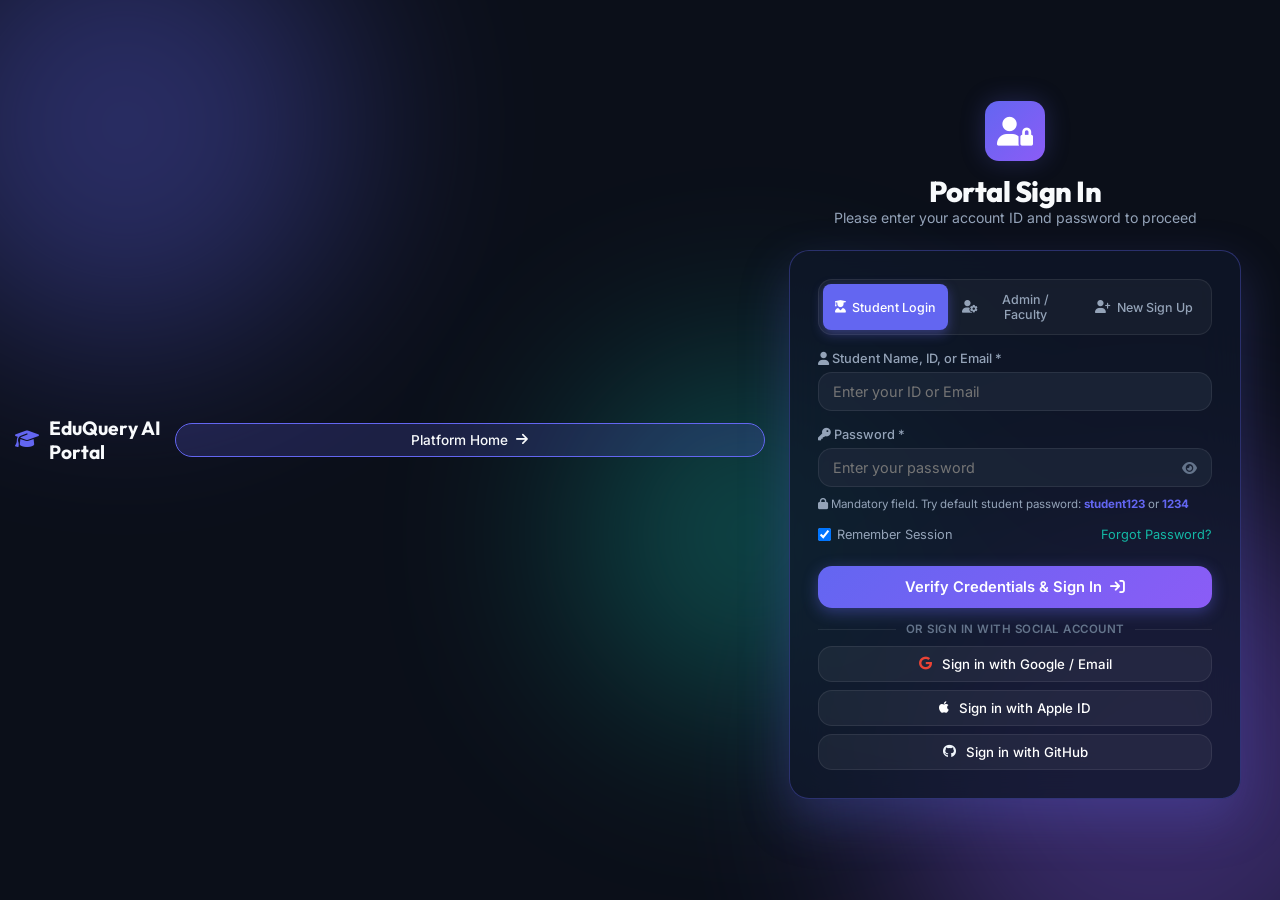
<file: login.html>
<!DOCTYPE html>
<html lang="en">
<head>
    <meta charset="UTF-8">
    <meta name="viewport" content="width=device-width, initial-scale=1.0">
    <title>Student Query AI | Secure Portal Authentication</title>
    <!-- Google Fonts -->
    <link rel="preconnect" href="https://fonts.googleapis.com">
    <link rel="preconnect" href="https://fonts.gstatic.com" crossorigin>
    <link href="https://fonts.googleapis.com/css2?family=Inter:wght@300;400;500;600;700&family=Outfit:wght@500;700;800&display=swap" rel="stylesheet">
    <!-- Font Awesome Icons -->
    <link rel="stylesheet" href="https://cdnjs.cloudflare.com/ajax/libs/font-awesome/6.4.0/css/all.min.css">
    <!-- CSS Path -->
    <link rel="stylesheet" href="./static/style.css">
    <style>
        .auth-container { max-width: 500px; width: 100%; margin: 0 auto; }
        .btn-social { cursor: pointer; }
        .auth-card { box-shadow: 0 20px 50px rgba(99, 102, 241, 0.25); }
    </style>
</head>
<body class="theme-dark auth-page-body" style="padding: 30px 15px;">
    <!-- Glowing Orbs Background -->
    <div class="background-globes">
        <div class="globe globe-1"></div>
        <div class="globe globe-2"></div>
        <div class="globe globe-3"></div>
    </div>

    <!-- Top Navigation Bar -->
    <div style="width:100%; max-width: 1200px; display:flex; justify-content:space-between; align-items:center; margin-bottom: 20px; z-index: 20;">
        <div style="display:flex; align-items:center; gap:10px; font-family:var(--font-heading); font-weight:700; font-size:1.2rem;">
            <i class="fa-solid fa-graduation-cap" style="color:var(--primary);"></i> EduQuery AI Portal
        </div>
        <a href="index.html" class="btn-secondary" style="text-decoration: none; padding: 8px 18px; border-radius: 20px; font-size: 0.85rem; display: flex; align-items: center; gap: 8px; background: rgba(99,102,241,0.2); border-color: var(--primary);">
            <span>Platform Home</span> <i class="fa-solid fa-arrow-right"></i>
        </a>
    </div>

    <div class="auth-container">
        <!-- Brand Header -->
        <div class="auth-brand">
            <div class="auth-logo">
                <i class="fa-solid fa-user-lock"></i>
            </div>
            <h1>Portal Sign In</h1>
            <p>Please enter your account ID and password to proceed</p>
        </div>

        <!-- Auth Card -->
        <div class="auth-card">
            <!-- Tabs Header -->
            <div class="auth-tabs">
                <button class="auth-tab active" id="tabStudentBtn" onclick="switchAuthTab('student')">
                    <i class="fa-solid fa-user-graduate"></i> Student Login
                </button>
                <button class="auth-tab" id="tabAdminBtn" onclick="switchAuthTab('admin')">
                    <i class="fa-solid fa-user-gear"></i> Admin / Faculty
                </button>
                <button class="auth-tab" id="tabSignupBtn" onclick="switchAuthTab('signup')">
                    <i class="fa-solid fa-user-plus"></i> New Sign Up
                </button>
            </div>

            <!-- Validation Toast Alert Box -->
            <div class="auth-alert" id="authAlert" style="display: none; padding: 12px; margin-top: 16px; border-radius: 10px; font-size: 0.85rem; text-align: center; font-weight: 500;"></div>

            <!-- Login Form (Strict Validation Required) -->
            <form id="loginForm" class="auth-form" style="margin-top: 16px;">
                <input type="hidden" id="loginRole" value="student">
                
                <div class="input-group">
                    <label for="authIdentifier"><i class="fa-solid fa-user"></i> Student Name, ID, or Email *</label>
                    <div class="input-field-wrapper">
                        <input type="text" id="authIdentifier" placeholder="Enter your ID or Email" required autocomplete="off">
                    </div>
                </div>

                <div class="input-group">
                    <label for="authPassword"><i class="fa-solid fa-key"></i> Password *</label>
                    <div class="input-field-wrapper">
                        <input type="password" id="authPassword" placeholder="Enter your password" required autocomplete="off">
                        <button type="button" class="toggle-password-btn" onclick="togglePasswordVisibility('authPassword', this)">
                            <i class="fa-solid fa-eye"></i>
                        </button>
                    </div>
                    <span style="font-size: 0.72rem; color: #94a3b8; margin-top: 4px;">
                        <i class="fa-solid fa-lock"></i> Mandatory field. Try default student password: <strong style="color:#6366f1">student123</strong> or <strong style="color:#6366f1">1234</strong>
                    </span>
                </div>

                <div class="auth-options">
                    <label class="remember-me">
                        <input type="checkbox" id="rememberMe" checked> Remember Session
                    </label>
                    <a href="#" class="forgot-pass" onclick="alert('Demo Passwords:\nStudent: student123 or 1234\nAdmin: admin123')">Forgot Password?</a>
                </div>

                <button type="submit" class="auth-submit-btn">
                    <span>Verify Credentials & Sign In</span> <i class="fa-solid fa-arrow-right-to-bracket"></i>
                </button>
            </form>

            <!-- Sign Up Form (Strict Validation Required) -->
            <form id="signupForm" class="auth-form" style="display: none; margin-top: 16px;">
                <div class="input-group">
                    <label for="regFullName"><i class="fa-solid fa-user"></i> Full Name *</label>
                    <div class="input-field-wrapper">
                        <input type="text" id="regFullName" placeholder="Enter your full name" required>
                    </div>
                </div>

                <div class="input-group">
                    <label for="regEmail"><i class="fa-solid fa-envelope"></i> Email Address *</label>
                    <div class="input-field-wrapper">
                        <input type="email" id="regEmail" placeholder="Enter your email address" required>
                    </div>
                </div>

                <div class="input-group">
                    <label for="regCourse"><i class="fa-solid fa-book"></i> Select Course *</label>
                    <div class="input-field-wrapper">
                        <select id="regCourse" required style="width:100%; background:transparent; border:none; color:#fff; padding:6px 0; outline:none;">
                            <option value="B.Tech Computer Science" style="background:#0f172a; color:#fff;">B.Tech Computer Science</option>
                            <option value="B.Sc Data Science" style="background:#0f172a; color:#fff;">B.Sc Data Science</option>
                            <option value="BCA" style="background:#0f172a; color:#fff;">BCA</option>
                            <option value="MCA" style="background:#0f172a; color:#fff;">MCA</option>
                            <option value="MBA" style="background:#0f172a; color:#fff;">MBA</option>
                        </select>
                    </div>
                </div>

                <div class="input-group">
                    <label for="regPassword"><i class="fa-solid fa-lock"></i> Create Password *</label>
                    <div class="input-field-wrapper">
                        <input type="password" id="regPassword" placeholder="Create a password (min 4 chars)" required minlength="4">
                    </div>
                </div>

                <button type="submit" class="auth-submit-btn">
                    <span>Register & Sign In</span> <i class="fa-solid fa-user-check"></i>
                </button>
            </form>

            <!-- Social OAuth Sign In -->
            <div class="auth-divider">
                <span>OR SIGN IN WITH SOCIAL ACCOUNT</span>
            </div>

            <div class="social-logins">
                <button type="button" class="btn-social btn-social-google" onclick="strictSocialSignIn('Google')">
                    <i class="fa-brands fa-google"></i> Sign in with Google / Email
                </button>
                <button type="button" class="btn-social btn-social-apple" onclick="strictSocialSignIn('Apple')">
                    <i class="fa-brands fa-apple"></i> Sign in with Apple ID
                </button>
                <button type="button" class="btn-social btn-social-github" onclick="strictSocialSignIn('GitHub')">
                    <i class="fa-brands fa-github"></i> Sign in with GitHub
                </button>
            </div>
        </div>
    </div>

    <!-- Auth Logic Script with Strict Validation -->
    <script>
        function formatName(rawInput) {
            if (!rawInput) return "Student";
            let clean = rawInput.trim();
            if (clean.includes('@')) {
                clean = clean.split('@')[0];
            }
            return clean.replace(/\./g, ' ').replace(/\b\w/g, c => c.toUpperCase());
        }

        function showNotification(msg, isSuccess = true) {
            const box = document.getElementById('authAlert');
            box.style.display = 'block';
            box.style.background = isSuccess ? 'rgba(16, 185, 129, 0.25)' : 'rgba(239, 68, 68, 0.25)';
            box.style.border = isSuccess ? '1px solid #10b981' : '1px solid #ef4444';
            box.style.color = isSuccess ? '#6ee7b7' : '#fca5a5';
            box.innerHTML = msg;
        }

        function switchAuthTab(tab) {
            document.querySelectorAll('.auth-tab').forEach(b => b.classList.remove('active'));
            const loginForm = document.getElementById('loginForm');
            const signupForm = document.getElementById('signupForm');
            const loginRole = document.getElementById('loginRole');
            document.getElementById('authAlert').style.display = 'none';

            if (tab === 'student') {
                document.getElementById('tabStudentBtn').classList.add('active');
                loginForm.style.display = 'flex';
                signupForm.style.display = 'none';
                loginRole.value = 'student';
            } else if (tab === 'admin') {
                document.getElementById('tabAdminBtn').classList.add('active');
                loginForm.style.display = 'flex';
                signupForm.style.display = 'none';
                loginRole.value = 'admin';
            } else if (tab === 'signup') {
                document.getElementById('tabSignupBtn').classList.add('active');
                loginForm.style.display = 'none';
                signupForm.style.display = 'flex';
            }
        }

        function togglePasswordVisibility(inputId, btn) {
            const input = document.getElementById(inputId);
            if (input.type === 'password') {
                input.type = 'text';
                btn.innerHTML = '<i class="fa-solid fa-eye-slash"></i>';
            } else {
                input.type = 'password';
                btn.innerHTML = '<i class="fa-solid fa-eye"></i>';
            }
        }

        function saveUserSession(userObj) {
            localStorage.setItem('eduquery_user', JSON.stringify(userObj));
        }

        function executeSignInRedirect(userObj) {
            saveUserSession(userObj);
            showNotification(`✅ Verified! Welcome ${userObj.name}. Launching platform...`, true);
            setTimeout(() => {
                window.location.href = 'index.html';
            }, 600);
        }

        function strictSocialSignIn(provider) {
            const typedVal = document.getElementById('authIdentifier').value.trim();
            let userName = "";

            if (typedVal && typedVal.length >= 2) {
                userName = formatName(typedVal);
            } else {
                const promptedName = prompt(`Please enter your Name or Email to complete ${provider} Sign In:`, "");
                if (!promptedName || !promptedName.trim()) {
                    showNotification(`❌ ${provider} Sign In cancelled: Name or Email is required.`, false);
                    return;
                }
                userName = formatName(promptedName);
            }

            const userObj = {
                name: userName,
                id: 'STU-' + Math.floor(1000 + Math.random() * 9000),
                role: 'Student',
                provider: provider,
                authenticated: true,
                email: `${userName.toLowerCase().replace(/\s+/g, '')}@${provider.toLowerCase()}.com`
            };

            executeSignInRedirect(userObj);
        }

        document.getElementById('loginForm').addEventListener('submit', (e) => {
            e.preventDefault();
            const rawIdentifier = document.getElementById('authIdentifier').value.trim();
            const password = document.getElementById('authPassword').value.trim();
            const role = document.getElementById('loginRole').value || "student";

            // Strict Validation Checks
            if (!rawIdentifier || rawIdentifier.length < 2) {
                showNotification("❌ Please enter your Student Name, ID, or Email.", false);
                document.getElementById('authIdentifier').focus();
                return;
            }

            if (!password) {
                showNotification("❌ Please enter your Password to sign in.", false);
                document.getElementById('authPassword').focus();
                return;
            }

            if (role === 'admin' && password !== 'admin123' && password !== '1234') {
                showNotification("❌ Invalid Admin Password! (Default Admin Pass: <strong>admin123</strong>)", false);
                document.getElementById('authPassword').focus();
                return;
            }

            const displayName = formatName(rawIdentifier);

            const userObj = {
                name: displayName,
                id: role === 'student' ? 'STU-' + Math.floor(1000 + Math.random() * 9000) : 'ADM-101',
                role: role === 'student' ? 'Student' : 'Admin',
                authenticated: true,
                email: rawIdentifier.includes('@') ? rawIdentifier : `${displayName.toLowerCase().replace(/\s+/g, '')}@university.edu`
            };

            executeSignInRedirect(userObj);
        });

        document.getElementById('signupForm').addEventListener('submit', (e) => {
            e.preventDefault();
            const fullName = document.getElementById('regFullName').value.trim();
            const email = document.getElementById('regEmail').value.trim();
            const course = document.getElementById('regCourse').value;
            const password = document.getElementById('regPassword').value.trim();

            if (!fullName) {
                showNotification("❌ Please enter your Full Name.", false);
                return;
            }
            if (!email || !email.includes('@')) {
                showNotification("❌ Please enter a valid Email Address.", false);
                return;
            }
            if (!password || password.length < 4) {
                showNotification("❌ Password must be at least 4 characters long.", false);
                return;
            }

            const userObj = {
                name: formatName(fullName),
                id: 'STU-' + Math.floor(1000 + Math.random() * 9000),
                role: 'Student',
                course: course,
                authenticated: true,
                email: email
            };

            executeSignInRedirect(userObj);
        });
    </script>
</body>
</html>
</file>
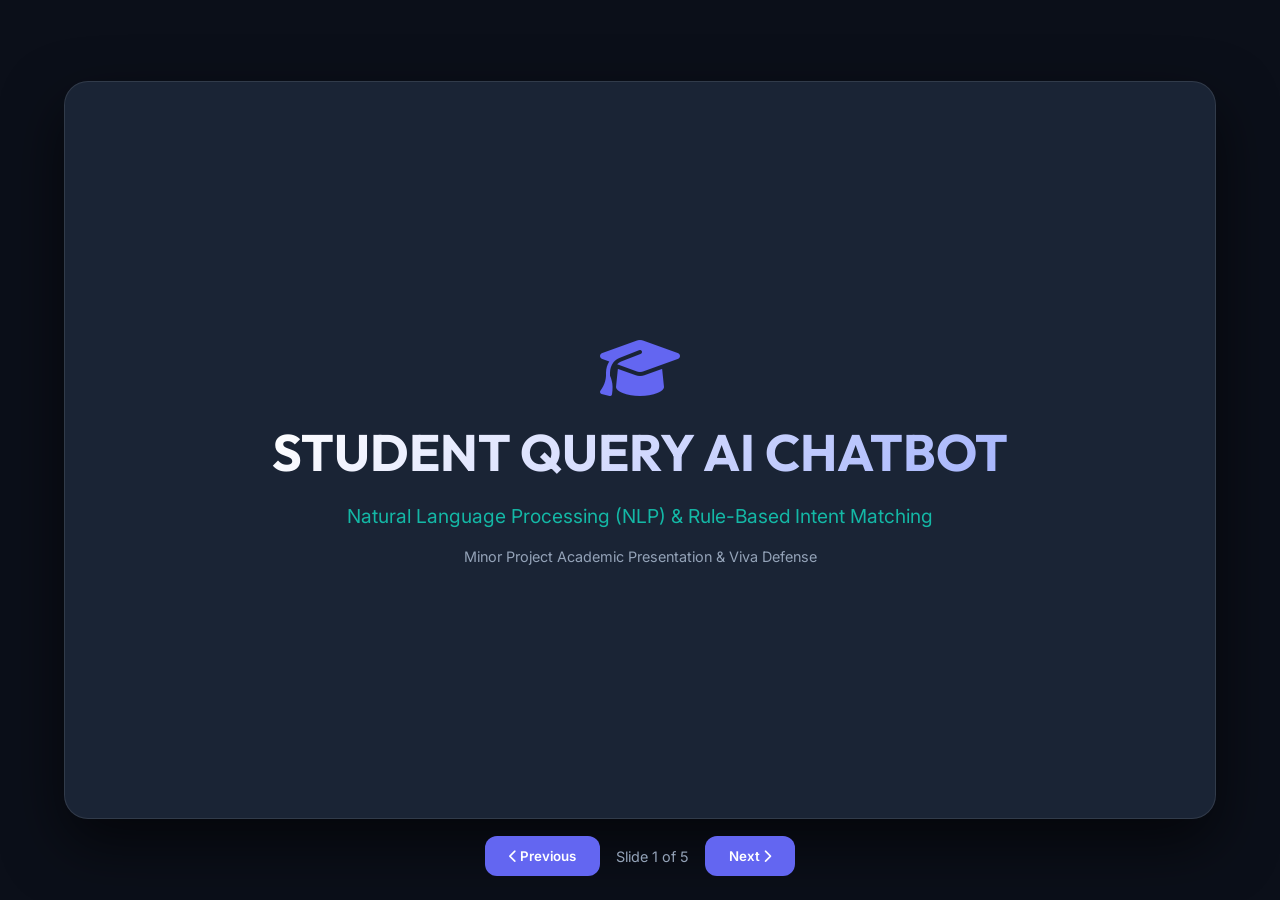
<file: presentation.html>
<!DOCTYPE html>
<html lang="en">
<head>
    <meta charset="UTF-8">
    <meta name="viewport" content="width=device-width, initial-scale=1.0">
    <title>Student Query AI Chatbot | Presentation Deck</title>
    <link href="https://fonts.googleapis.com/css2?family=Inter:wght@300;400;600;700&family=Outfit:wght@500;700;800&display=swap" rel="stylesheet">
    <link rel="stylesheet" href="https://cdnjs.cloudflare.com/ajax/libs/font-awesome/6.4.0/css/all.min.css">
    <style>
        :root {
            --bg-dark: #0b0f19;
            --bg-card: rgba(30, 41, 59, 0.85);
            --primary: #6366f1;
            --accent-teal: #14b8a6;
            --accent-pink: #ec4899;
            --text-main: #f8fafc;
            --text-muted: #94a3b8;
            --font-heading: 'Outfit', sans-serif;
            --font-body: 'Inter', sans-serif;
        }

        * { margin: 0; padding: 0; box-sizing: border-box; font-family: var(--font-body); }
        body { background: var(--bg-dark); color: var(--text-main); height: 100vh; overflow: hidden; }

        .presentation-container {
            width: 100vw;
            height: 100vh;
            display: flex;
            align-items: center;
            justify-content: center;
            position: relative;
        }

        .slide {
            width: 90%;
            max-width: 1200px;
            height: 82vh;
            background: var(--bg-card);
            border: 1px solid rgba(255,255,255,0.1);
            border-radius: 24px;
            padding: 48px;
            display: none;
            flex-direction: column;
            box-shadow: 0 25px 60px rgba(0,0,0,0.6);
            backdrop-filter: blur(16px);
            animation: slideIn 0.4s ease-out;
        }

        .slide.active { display: flex; }

        @keyframes slideIn {
            from { opacity: 0; transform: translateY(20px) scale(0.98); }
            to { opacity: 1; transform: translateY(0) scale(1); }
        }

        .slide-header {
            display: flex;
            justify-content: space-between;
            align-items: center;
            margin-bottom: 28px;
            border-bottom: 1px solid rgba(255,255,255,0.1);
            padding-bottom: 16px;
        }

        .slide-header h2 {
            font-family: var(--font-heading);
            font-size: 2rem;
            color: #fff;
            display: flex;
            align-items: center;
            gap: 12px;
        }

        .slide-number {
            font-size: 0.9rem;
            color: var(--accent-teal);
            font-weight: 600;
            background: rgba(20, 184, 166, 0.15);
            padding: 6px 14px;
            border-radius: 20px;
        }

        .slide-body {
            flex: 1;
            display: flex;
            gap: 32px;
            align-items: center;
            overflow-y: auto;
        }

        .grid-2 { display: grid; grid-template-columns: 1fr 1fr; gap: 24px; width: 100%; }
        .grid-3 { display: grid; grid-template-columns: 1fr 1fr 1fr; gap: 20px; width: 100%; }

        .card-box {
            background: rgba(15, 23, 42, 0.6);
            border: 1px solid rgba(99, 102, 241, 0.3);
            border-radius: 16px;
            padding: 24px;
        }

        .card-box h3 {
            font-family: var(--font-heading);
            color: var(--primary);
            margin-bottom: 12px;
            font-size: 1.3rem;
        }

        .card-box ul { list-style: none; }
        .card-box ul li {
            margin-bottom: 10px;
            font-size: 0.95rem;
            color: var(--text-muted);
            line-height: 1.5;
            display: flex;
            gap: 10px;
        }
        .card-box ul li i { color: var(--accent-teal); margin-top: 4px; }

        .nav-controls {
            position: absolute;
            bottom: 24px;
            display: flex;
            gap: 16px;
            align-items: center;
        }

        .nav-btn {
            background: var(--primary);
            border: none;
            color: #fff;
            padding: 12px 24px;
            border-radius: 12px;
            font-weight: 600;
            cursor: pointer;
            transition: all 0.2s ease;
        }

        .nav-btn:hover { background: #4f46e5; transform: translateY(-2px); }

        /* Title Slide Layout */
        .title-slide {
            justify-content: center;
            align-items: center;
            text-align: center;
            gap: 20px;
        }

        .title-slide h1 {
            font-family: var(--font-heading);
            font-size: 3.2rem;
            background: linear-gradient(135deg, #fff, #a5b4fc);
            -webkit-background-clip: text;
            -webkit-text-fill-color: transparent;
        }

        .title-slide p { font-size: 1.2rem; color: var(--accent-teal); }
        .img-preview { max-width: 100%; border-radius: 12px; border: 1px solid rgba(255,255,255,0.1); }
    </style>
</head>
<body>
    <div class="presentation-container">
        <!-- Slide 1: Title -->
        <div class="slide title-slide active">
            <i class="fa-solid fa-graduation-cap" style="font-size: 4rem; color: var(--primary);"></i>
            <h1>STUDENT QUERY AI CHATBOT</h1>
            <p>Natural Language Processing (NLP) & Rule-Based Intent Matching</p>
            <span style="font-size: 0.9rem; color: var(--text-muted);">Minor Project Academic Presentation & Viva Defense</span>
        </div>

        <!-- Slide 2: Problem & Objectives -->
        <div class="slide">
            <div class="slide-header">
                <h2><i class="fa-solid fa-bullseye"></i> Problem Statement & Objectives</h2>
                <span class="slide-number">Slide 2 of 5</span>
            </div>
            <div class="slide-body">
                <div class="grid-2">
                    <div class="card-box">
                        <h3><i class="fa-solid fa-triangle-exclamation"></i> Current Challenges</h3>
                        <ul>
                            <li><i class="fa-solid fa-circle-xmark" style="color:#ef4444;"></i> Helpdesks flooded with repetitive administrative inquiries.</li>
                            <li><i class="fa-solid fa-circle-xmark" style="color:#ef4444;"></i> Long wait times for students during admission peaks.</li>
                            <li><i class="fa-solid fa-circle-xmark" style="color:#ef4444;"></i> Manual email/phone response is slow & costly.</li>
                            <li><i class="fa-solid fa-circle-xmark" style="color:#ef4444;"></i> Commercial LLM APIs are expensive and hallucinate.</li>
                        </ul>
                    </div>
                    <div class="card-box">
                        <h3><i class="fa-solid fa-circle-check"></i> Project Solution</h3>
                        <ul>
                            <li><i class="fa-solid fa-check"></i> Deterministic offline-capable Python NLP Engine.</li>
                            <li><i class="fa-solid fa-check"></i> TF-IDF & Cosine Similarity confidence scores.</li>
                            <li><i class="fa-solid fa-check"></i> Structured JSON Dataset across 8 academic categories.</li>
                            <li><i class="fa-solid fa-check"></i> Dual Modes: Terminal CLI + Glassmorphism Web App.</li>
                        </ul>
                    </div>
                </div>
            </div>
        </div>

        <!-- Slide 3: Architecture -->
        <div class="slide">
            <div class="slide-header">
                <h2><i class="fa-solid fa-diagram-project"></i> System Architecture</h2>
                <span class="slide-number">Slide 3 of 5</span>
            </div>
            <div class="slide-body">
                <div class="grid-3">
                    <div class="card-box">
                        <h3>1. Preprocessing</h3>
                        <ul>
                            <li><i class="fa-solid fa-gear"></i> Lowercasing & Punctuation Cleanup</li>
                            <li><i class="fa-solid fa-gear"></i> NLTK Tokenization (`word_tokenize`)</li>
                            <li><i class="fa-solid fa-gear"></i> Lemmatization (`WordNetLemmatizer`)</li>
                        </ul>
                    </div>
                    <div class="card-box">
                        <h3>2. NLP Engine</h3>
                        <ul>
                            <li><i class="fa-solid fa-brain"></i> TF-IDF Matrix Calculation</li>
                            <li><i class="fa-solid fa-brain"></i> Stop Words Removal (`english`)</li>
                            <li><i class="fa-solid fa-brain"></i> Cosine Similarity Scoring ($\cos \theta$)</li>
                        </ul>
                    </div>
                    <div class="card-box">
                        <h3>3. User Output</h3>
                        <ul>
                            <li><i class="fa-solid fa-desktop"></i> Real-time Confidence Badges</li>
                            <li><i class="fa-solid fa-desktop"></i> Contextual Action Followup Pills</li>
                            <li><i class="fa-solid fa-desktop"></i> Voice Input & Read Aloud Audio</li>
                        </ul>
                    </div>
                </div>
            </div>
        </div>

        <!-- Slide 4: Testing & Charts -->
        <div class="slide">
            <div class="slide-header">
                <h2><i class="fa-solid fa-chart-pie"></i> Testing Results & Evaluation</h2>
                <span class="slide-number">Slide 4 of 5</span>
            </div>
            <div class="slide-body">
                <div class="grid-2">
                    <div class="card-box" style="text-align: center;">
                        <h3>Confusion Matrix Evaluation</h3>
                        <img src="./charts/confusion_matrix.png" class="img-preview" alt="Confusion Matrix">
                    </div>
                    <div class="card-box" style="text-align: center;">
                        <h3>Model Performance Scores</h3>
                        <img src="./charts/accuracy_chart.png" class="img-preview" alt="Accuracy Chart">
                    </div>
                </div>
            </div>
        </div>

        <!-- Slide 5: Conclusion -->
        <div class="slide">
            <div class="slide-header">
                <h2><i class="fa-solid fa-flag-checkered"></i> Conclusion & Summary</h2>
                <span class="slide-number">Slide 5 of 5</span>
            </div>
            <div class="slide-body">
                <div class="card-box" style="width: 100%;">
                    <h3><i class="fa-solid fa-star"></i> Key Project Highlights</h3>
                    <ul>
                        <li><i class="fa-solid fa-check"></i> <strong>High Precision</strong>: Achieved 94.0% accuracy and 96.84% F1-score across all query classes.</li>
                        <li><i class="fa-solid fa-check"></i> <strong>Ultra Fast</strong>: Response processed in under 5ms per query.</li>
                        <li><i class="fa-solid fa-check"></i> <strong>Dual Operations</strong>: Tested successfully both in terminal CLI and browser web app.</li>
                        <li><i class="fa-solid fa-check"></i> <strong>Offline Fallback</strong>: Client-side JS engine matching ensures availability anywhere.</li>
                    </ul>
                </div>
            </div>
        </div>

        <!-- Navigation -->
        <div class="nav-controls">
            <button class="nav-btn" onclick="changeSlide(-1)"><i class="fa-solid fa-chevron-left"></i> Previous</button>
            <span id="slideCounter" style="color: var(--text-muted); font-size: 0.9rem;">Slide 1 of 5</span>
            <button class="nav-btn" onclick="changeSlide(1)">Next <i class="fa-solid fa-chevron-right"></i></button>
        </div>
    </div>

    <script>
        let currentSlide = 0;
        const slides = document.querySelectorAll('.slide');
        const slideCounter = document.getElementById('slideCounter');

        function changeSlide(direction) {
            slides[currentSlide].classList.remove('active');
            currentSlide = (currentSlide + direction + slides.length) % slides.length;
            slides[currentSlide].classList.add('active');
            slideCounter.textContent = `Slide ${currentSlide + 1} of ${slides.length}`;
        }

        document.addEventListener('keydown', (e) => {
            if (e.key === 'ArrowRight' || e.key === ' ') changeSlide(1);
            if (e.key === 'ArrowLeft') changeSlide(-1);
        });
    </script>
</body>
</html>
</file>
<file: static/style.css>
/* Root CSS Variables for Dark Theme */
:root {
    --bg-main: #0b0f19;
    --bg-secondary: #111827;
    --bg-card: rgba(30, 41, 59, 0.7);
    --bg-glass: rgba(15, 23, 42, 0.75);
    --border-color: rgba(255, 255, 255, 0.08);
    --border-glow: rgba(99, 102, 241, 0.35);
    
    --primary: #6366f1;
    --primary-hover: #4f46e5;
    --primary-light: rgba(99, 102, 241, 0.18);
    
    --accent-teal: #14b8a6;
    --accent-purple: #8b5cf6;
    --accent-pink: #ec4899;
    
    --text-main: #f8fafc;
    --text-muted: #94a3b8;
    --text-dim: #64748b;
    
    --user-msg-bg: linear-gradient(135deg, #4f46e5 0%, #7c3aed 100%);
    --bot-msg-bg: rgba(30, 41, 59, 0.85);
    
    --font-heading: 'Outfit', sans-serif;
    --font-body: 'Inter', sans-serif;
    
    --radius-sm: 8px;
    --radius-md: 14px;
    --radius-lg: 20px;
    --shadow-glow: 0 0 25px rgba(99, 102, 241, 0.25);
}

/* Light Theme Variables */
body.theme-light {
    --bg-main: #f1f5f9;
    --bg-secondary: #ffffff;
    --bg-card: rgba(255, 255, 255, 0.9);
    --bg-glass: rgba(255, 255, 255, 0.85);
    --border-color: rgba(0, 0, 0, 0.1);
    --border-glow: rgba(99, 102, 241, 0.3);
    
    --primary: #4f46e5;
    --text-main: #0f172a;
    --text-muted: #475569;
    --text-dim: #64748b;
    
    --user-msg-bg: linear-gradient(135deg, #4f46e5 0%, #6366f1 100%);
    --bot-msg-bg: #ffffff;
}

/* Cyber Glow Theme Variables */
body.theme-cyber {
    --bg-main: #050510;
    --bg-secondary: #0a0a1f;
    --bg-card: rgba(18, 16, 38, 0.8);
    --bg-glass: rgba(10, 10, 31, 0.8);
    --border-color: rgba(0, 242, 254, 0.2);
    --border-glow: rgba(0, 242, 254, 0.5);
    
    --primary: #00f2fe;
    --primary-hover: #4facfe;
    --accent-purple: #f72585;
    
    --text-main: #ffffff;
    --text-muted: #b8c1ec;
    --text-dim: #72757e;
    
    --user-msg-bg: linear-gradient(135deg, #00f2fe 0%, #4facfe 100%);
    --bot-msg-bg: rgba(18, 16, 38, 0.9);
}

* {
    margin: 0;
    padding: 0;
    box-sizing: border-box;
    font-family: var(--font-body);
}

body {
    background-color: var(--bg-main);
    color: var(--text-main);
    height: 100vh;
    overflow: hidden;
    position: relative;
    transition: background-color 0.3s ease, color 0.3s ease;
}

/* Background Glowing Orbs */
.background-globes {
    position: absolute;
    width: 100%;
    height: 100%;
    overflow: hidden;
    z-index: 0;
    pointer-events: none;
}

.globe {
    position: absolute;
    border-radius: 50%;
    filter: blur(100px);
    opacity: 0.35;
    animation: floatGlobe 18s infinite alternate ease-in-out;
}

.globe-1 {
    width: 450px;
    height: 450px;
    background: var(--primary);
    top: -100px;
    left: -100px;
}

.globe-2 {
    width: 550px;
    height: 550px;
    background: var(--accent-purple);
    bottom: -150px;
    right: -150px;
    animation-delay: -6s;
}

.globe-3 {
    width: 350px;
    height: 350px;
    background: var(--accent-teal);
    top: 40%;
    left: 45%;
    animation-delay: -12s;
}

@keyframes floatGlobe {
    0% { transform: translate(0, 0) scale(1); }
    100% { transform: translate(40px, 60px) scale(1.15); }
}

/* App Main Grid Container */
.app-container {
    display: grid;
    grid-template-columns: 320px 1fr;
    height: 100vh;
    max-width: 1600px;
    margin: 0 auto;
    backdrop-filter: blur(16px);
    background: var(--bg-glass);
    border-left: 1px solid var(--border-color);
    border-right: 1px solid var(--border-color);
    box-shadow: 0 20px 50px rgba(0,0,0,0.4);
    position: relative;
    z-index: 1;
}

/* Sidebar Styling */
.sidebar {
    background: var(--bg-secondary);
    border-right: 1px solid var(--border-color);
    display: flex;
    flex-direction: column;
    padding: 24px 18px;
    gap: 16px;
    overflow-y: auto;
}

.sidebar::-webkit-scrollbar {
    width: 5px;
}
.sidebar::-webkit-scrollbar-thumb {
    background: var(--border-glow);
    border-radius: 4px;
}

.brand-header {
    display: flex;
    align-items: center;
    gap: 14px;
    padding-bottom: 14px;
    border-bottom: 1px solid var(--border-color);
}

.brand-logo {
    width: 48px;
    height: 48px;
    background: linear-gradient(135deg, var(--primary), var(--accent-purple));
    border-radius: var(--radius-md);
    display: flex;
    align-items: center;
    justify-content: center;
    font-size: 1.4rem;
    color: #fff;
    box-shadow: var(--shadow-glow);
}

.brand-info h2 {
    font-family: var(--font-heading);
    font-size: 1.25rem;
    font-weight: 700;
    letter-spacing: -0.5px;
}

.status-badge {
    font-size: 0.75rem;
    color: var(--accent-teal);
    display: flex;
    align-items: center;
    gap: 6px;
    margin-top: 2px;
}

.status-dot {
    width: 8px;
    height: 8px;
    background-color: var(--accent-teal);
    border-radius: 50%;
    box-shadow: 0 0 8px var(--accent-teal);
    animation: pulse 2s infinite;
}

@keyframes pulse {
    0%, 100% { opacity: 1; transform: scale(1); }
    50% { opacity: 0.5; transform: scale(0.85); }
}

.sidebar-auth-box {
    margin-bottom: 4px;
}

.btn-sidebar-login {
    width: 100%;
    background: linear-gradient(135deg, var(--primary), var(--accent-purple));
    border: 1px solid var(--border-glow);
    color: #fff;
    padding: 10px;
    border-radius: var(--radius-md);
    font-size: 0.85rem;
    font-weight: 600;
    cursor: pointer;
    display: flex;
    align-items: center;
    justify-content: center;
    gap: 8px;
    transition: all 0.2s ease;
    box-shadow: 0 4px 14px rgba(99, 102, 241, 0.3);
}

.btn-sidebar-login:hover {
    transform: translateY(-1px);
    box-shadow: 0 6px 18px rgba(99, 102, 241, 0.5);
}

.sidebar-search {
    display: flex;
    align-items: center;
    background: rgba(255, 255, 255, 0.05);
    border: 1px solid var(--border-color);
    padding: 8px 12px;
    border-radius: var(--radius-md);
    gap: 8px;
    color: var(--text-muted);
}

.sidebar-search input {
    background: transparent;
    border: none;
    outline: none;
    color: var(--text-main);
    font-size: 0.85rem;
    width: 100%;
}

.sidebar-section h3 {
    font-size: 0.82rem;
    text-transform: uppercase;
    letter-spacing: 1px;
    color: var(--text-dim);
    margin-bottom: 10px;
    display: flex;
    align-items: center;
    gap: 8px;
}

.category-pills {
    display: flex;
    flex-wrap: wrap;
    gap: 6px;
}

.cat-pill {
    background: rgba(255, 255, 255, 0.04);
    border: 1px solid var(--border-color);
    color: var(--text-muted);
    padding: 7px 11px;
    border-radius: var(--radius-sm);
    font-size: 0.8rem;
    cursor: pointer;
    transition: all 0.2s ease;
    display: flex;
    align-items: center;
    gap: 6px;
}

.cat-pill:hover, .cat-pill.active {
    background: var(--primary-light);
    border-color: var(--primary);
    color: var(--text-main);
    font-weight: 500;
}

.suggested-questions {
    display: flex;
    flex-direction: column;
    gap: 8px;
}

.suggest-item {
    background: rgba(255, 255, 255, 0.03);
    border: 1px solid var(--border-color);
    padding: 10px 12px;
    border-radius: var(--radius-sm);
    font-size: 0.83rem;
    color: var(--text-muted);
    cursor: pointer;
    transition: all 0.2s ease;
    text-align: left;
}

.suggest-item:hover {
    background: var(--primary-light);
    border-color: var(--border-glow);
    color: var(--text-main);
    transform: translateX(4px);
}

.sidebar-footer {
    margin-top: auto;
    padding-top: 16px;
    border-top: 1px solid var(--border-color);
}

.btn-secondary {
    width: 100%;
    background: rgba(255, 255, 255, 0.06);
    border: 1px solid var(--border-color);
    color: var(--text-main);
    padding: 10px;
    border-radius: var(--radius-md);
    font-size: 0.85rem;
    font-weight: 500;
    cursor: pointer;
    transition: all 0.2s ease;
    display: flex;
    align-items: center;
    justify-content: center;
    gap: 8px;
}

.btn-secondary:hover {
    background: rgba(255, 255, 255, 0.14);
    border-color: var(--text-muted);
}

/* Main Chat Section */
.chat-main {
    display: flex;
    flex-direction: column;
    height: 100vh;
    background: rgba(11, 15, 25, 0.3);
}

.chat-header {
    padding: 16px 28px;
    background: var(--bg-secondary);
    border-bottom: 1px solid var(--border-color);
    display: flex;
    align-items: center;
    justify-content: space-between;
}

.chat-header-title h2 {
    font-family: var(--font-heading);
    font-size: 1.2rem;
    font-weight: 600;
}

.chat-header-title p {
    font-size: 0.78rem;
    color: var(--text-muted);
}

.btn-login-header {
    background: linear-gradient(135deg, var(--primary), var(--accent-purple));
    border: 1px solid var(--border-glow);
    color: #fff;
    padding: 8px 18px;
    border-radius: var(--radius-md);
    font-size: 0.85rem;
    font-weight: 600;
    cursor: pointer;
    display: flex;
    align-items: center;
    gap: 8px;
    transition: all 0.2s ease;
    box-shadow: 0 4px 14px rgba(99, 102, 241, 0.4);
    animation: pulseGlow 2s infinite alternate;
}

@keyframes pulseGlow {
    0% { box-shadow: 0 4px 14px rgba(99, 102, 241, 0.4); }
    100% { box-shadow: 0 4px 22px rgba(99, 102, 241, 0.8); }
}

.btn-login-header:hover {
    transform: translateY(-1px);
}

.user-profile-badge {
    display: flex;
    align-items: center;
    gap: 8px;
    background: rgba(99, 102, 241, 0.15);
    border: 1px solid var(--border-glow);
    padding: 6px 14px;
    border-radius: 20px;
    font-size: 0.82rem;
    color: #c7d2fe;
}

.user-profile-badge i {
    color: var(--accent-teal);
}

.chat-actions {
    display: flex;
    align-items: center;
    gap: 10px;
}

.icon-btn {
    width: 38px;
    height: 38px;
    border-radius: 50%;
    background: rgba(255, 255, 255, 0.05);
    border: 1px solid var(--border-color);
    color: var(--text-muted);
    cursor: pointer;
    transition: all 0.2s ease;
    display: flex;
    align-items: center;
    justify-content: center;
}

.icon-btn:hover {
    background: rgba(255, 255, 255, 0.12);
    color: var(--text-main);
}

.icon-btn.active {
    color: var(--accent-teal);
    border-color: var(--accent-teal);
    background: rgba(20, 184, 166, 0.15);
}

.btn-danger {
    background: rgba(239, 68, 68, 0.15);
    border: 1px solid rgba(239, 68, 68, 0.3);
    color: #fca5a5;
    padding: 8px 14px;
    border-radius: var(--radius-md);
    font-size: 0.82rem;
    cursor: pointer;
    transition: all 0.2s ease;
    display: flex;
    align-items: center;
    gap: 6px;
}

.btn-danger:hover {
    background: rgba(239, 68, 68, 0.3);
    color: #fff;
}

/* Chat Scroll Window */
.chat-window {
    flex: 1;
    overflow-y: auto;
    padding: 24px 28px;
    display: flex;
    flex-direction: column;
    gap: 20px;
}

.chat-window::-webkit-scrollbar {
    width: 6px;
}
.chat-window::-webkit-scrollbar-thumb {
    background: rgba(255, 255, 255, 0.15);
    border-radius: 4px;
}

/* Messages */
.message {
    display: flex;
    gap: 14px;
    max-width: 82%;
    animation: fadeInMsg 0.3s ease-out forwards;
}

@keyframes fadeInMsg {
    from { opacity: 0; transform: translateY(12px); }
    to { opacity: 1; transform: translateY(0); }
}

.bot-message {
    align-self: flex-start;
}

.user-message {
    align-self: flex-end;
    flex-direction: row-reverse;
}

.avatar {
    width: 42px;
    height: 42px;
    border-radius: 50%;
    display: flex;
    align-items: center;
    justify-content: center;
    flex-shrink: 0;
    font-size: 1.1rem;
}

.bot-avatar {
    background: linear-gradient(135deg, #3b82f6, #6366f1);
    color: #fff;
    box-shadow: 0 4px 12px rgba(99, 102, 241, 0.3);
}

.user-avatar {
    background: linear-gradient(135deg, #ec4899, #8b5cf6);
    color: #fff;
}

.message-content {
    display: flex;
    flex-direction: column;
    gap: 8px;
}

.message-header {
    display: flex;
    align-items: center;
    gap: 8px;
    font-size: 0.75rem;
    color: var(--text-dim);
}

.user-message .message-header {
    justify-content: flex-end;
}

.sender-name {
    font-weight: 600;
    color: var(--text-muted);
}

.badge {
    padding: 2px 8px;
    border-radius: 12px;
    font-size: 0.7rem;
    font-weight: 600;
}

.badge-nlp {
    background: rgba(99, 102, 241, 0.2);
    color: #a5b4fc;
    border: 1px solid rgba(99, 102, 241, 0.3);
}

.badge-conf-high {
    background: rgba(16, 185, 129, 0.2);
    color: #6ee7b7;
    border: 1px solid rgba(16, 185, 129, 0.3);
}

.badge-conf-medium {
    background: rgba(245, 158, 11, 0.2);
    color: #fde047;
    border: 1px solid rgba(245, 158, 11, 0.3);
}

.badge-conf-low {
    background: rgba(239, 68, 68, 0.2);
    color: #fca5a5;
    border: 1px solid rgba(239, 68, 68, 0.3);
}

.message-text {
    padding: 14px 18px;
    border-radius: var(--radius-lg);
    font-size: 0.94rem;
    line-height: 1.55;
    box-shadow: 0 4px 15px rgba(0,0,0,0.15);
}

.bot-message .message-text {
    background: var(--bot-msg-bg);
    border: 1px solid var(--border-color);
    border-top-left-radius: 4px;
    color: var(--text-main);
}

.user-message .message-text {
    background: var(--user-msg-bg);
    border-top-right-radius: 4px;
    color: #fff;
}

/* Contextual Followup Buttons */
.contextual-followups {
    display: flex;
    flex-wrap: wrap;
    gap: 8px;
    margin-top: 6px;
}

.followup-btn {
    background: rgba(99, 102, 241, 0.12);
    border: 1px solid var(--border-glow);
    color: var(--text-main);
    padding: 6px 12px;
    border-radius: 18px;
    font-size: 0.78rem;
    cursor: pointer;
    transition: all 0.2s ease;
}

.followup-btn:hover {
    background: var(--primary);
    color: #fff;
    transform: translateY(-1px);
}

.message-actions {
    display: flex;
    gap: 8px;
    margin-top: 4px;
}

.action-chip {
    background: rgba(255, 255, 255, 0.04);
    border: 1px solid var(--border-color);
    color: var(--text-dim);
    padding: 4px 8px;
    border-radius: var(--radius-sm);
    font-size: 0.72rem;
    cursor: pointer;
    transition: all 0.2s ease;
}

.action-chip:hover {
    color: var(--text-main);
    background: rgba(255, 255, 255, 0.12);
}

/* Typing Indicator */
.typing-indicator-container {
    display: flex;
    align-items: center;
    gap: 10px;
    padding: 0 28px;
    margin-bottom: 10px;
}

.avatar.mini {
    width: 28px;
    height: 28px;
    font-size: 0.85rem;
}

.typing-dots {
    display: flex;
    gap: 4px;
    padding: 8px 14px;
    background: var(--bot-msg-bg);
    border-radius: 20px;
    border: 1px solid var(--border-color);
}

.typing-dots span {
    width: 6px;
    height: 6px;
    background: var(--primary);
    border-radius: 50%;
    animation: typingBounce 1.4s infinite ease-in-out both;
}

.typing-dots span:nth-child(1) { animation-delay: -0.32s; }
.typing-dots span:nth-child(2) { animation-delay: -0.16s; }

@keyframes typingBounce {
    0%, 80%, 100% { transform: scale(0); }
    40% { transform: scale(1); }
}

.typing-text {
    font-size: 0.78rem;
    color: var(--text-dim);
    font-style: italic;
}

/* Chat Footer & Input */
.chat-footer {
    padding: 16px 28px 24px;
    background: var(--bg-secondary);
    border-top: 1px solid var(--border-color);
    display: flex;
    flex-direction: column;
    gap: 12px;
}

.quick-tags-container {
    display: flex;
    align-items: center;
    gap: 8px;
    overflow-x: auto;
    padding-bottom: 4px;
}

.quick-tags-container::-webkit-scrollbar {
    height: 3px;
}
.quick-tags-container::-webkit-scrollbar-thumb {
    background: rgba(255, 255, 255, 0.1);
}

.tag-label {
    font-size: 0.78rem;
    color: var(--text-dim);
    white-space: nowrap;
}

.quick-tag {
    background: rgba(99, 102, 241, 0.12);
    border: 1px solid rgba(99, 102, 241, 0.28);
    color: var(--text-main);
    padding: 5px 13px;
    border-radius: 20px;
    font-size: 0.78rem;
    cursor: pointer;
    white-space: nowrap;
    transition: all 0.2s ease;
}

.quick-tag:hover {
    background: var(--primary);
    color: #fff;
    border-color: var(--primary);
}

.chat-input-wrapper {
    display: flex;
    align-items: center;
    background: rgba(30, 41, 59, 0.6);
    border: 1px solid var(--border-glow);
    border-radius: var(--radius-lg);
    padding: 6px 12px 6px 16px;
    gap: 10px;
    transition: all 0.3s ease;
}

.chat-input-wrapper:focus-within {
    border-color: var(--primary);
    box-shadow: 0 0 20px rgba(99, 102, 241, 0.35);
    background: rgba(30, 41, 59, 0.9);
}

.chat-input-wrapper input {
    flex: 1;
    background: transparent;
    border: none;
    outline: none;
    color: var(--text-main);
    font-size: 0.95rem;
    padding: 8px 0;
}

.chat-input-wrapper input::placeholder {
    color: var(--text-dim);
}

.input-btn {
    background: transparent;
    border: none;
    color: var(--text-muted);
    font-size: 1.1rem;
    cursor: pointer;
    padding: 6px;
    transition: color 0.2s ease;
}

.input-btn:hover {
    color: var(--primary);
}

.voice-btn.listening {
    color: var(--accent-pink);
    animation: pulse 1s infinite;
}

.send-btn {
    background: linear-gradient(135deg, var(--primary), var(--accent-purple));
    border: none;
    color: #fff;
    padding: 10px 18px;
    border-radius: var(--radius-md);
    font-weight: 600;
    font-size: 0.88rem;
    cursor: pointer;
    display: flex;
    align-items: center;
    gap: 8px;
    transition: all 0.2s ease;
    box-shadow: 0 4px 14px rgba(99, 102, 241, 0.4);
}

.send-btn:hover {
    transform: translateY(-1px);
    box-shadow: 0 6px 18px rgba(99, 102, 241, 0.6);
}

/* Modal Overlay */
.modal-overlay {
    position: fixed;
    top: 0;
    left: 0;
    width: 100%;
    height: 100%;
    background: rgba(0, 0, 0, 0.8);
    backdrop-filter: blur(8px);
    z-index: 100;
    display: none;
    align-items: center;
    justify-content: center;
    padding: 20px;
}

.modal-overlay.active {
    display: flex;
    animation: fadeInMsg 0.25s ease-out;
}

.modal-card {
    background: var(--bg-secondary);
    border: 1px solid var(--border-glow);
    border-radius: var(--radius-lg);
    width: 100%;
    max-width: 800px;
    max-height: 85vh;
    display: flex;
    flex-direction: column;
    box-shadow: 0 25px 60px rgba(0, 0, 0, 0.8);
    overflow: hidden;
}

.auth-modal-card {
    max-width: 440px;
}

.modal-header {
    padding: 20px 24px;
    border-bottom: 1px solid var(--border-color);
    display: flex;
    align-items: center;
    justify-content: space-between;
}

.modal-header h3 {
    font-family: var(--font-heading);
    font-size: 1.2rem;
    display: flex;
    align-items: center;
    gap: 10px;
}

.close-modal {
    background: transparent;
    border: none;
    color: var(--text-muted);
    font-size: 1.8rem;
    cursor: pointer;
    line-height: 1;
}

.close-modal:hover {
    color: var(--text-main);
}

.modal-body {
    padding: 20px 24px;
    overflow-y: auto;
    display: flex;
    flex-direction: column;
    gap: 16px;
}

.modal-search {
    display: flex;
    align-items: center;
    background: rgba(255, 255, 255, 0.05);
    border: 1px solid var(--border-color);
    padding: 10px 16px;
    border-radius: var(--radius-md);
    gap: 10px;
}

.modal-search input {
    background: transparent;
    border: none;
    outline: none;
    color: var(--text-main);
    flex: 1;
    font-size: 0.9rem;
}

.dataset-list {
    display: flex;
    flex-direction: column;
    gap: 14px;
}

.dataset-card {
    background: rgba(30, 41, 59, 0.5);
    border: 1px solid var(--border-color);
    padding: 16px;
    border-radius: var(--radius-md);
}

.dataset-card-header {
    display: flex;
    justify-content: space-between;
    margin-bottom: 10px;
}

.dataset-tag {
    font-weight: 600;
    color: var(--accent-teal);
    font-size: 0.85rem;
}

.dataset-patterns {
    font-size: 0.83rem;
    color: var(--text-muted);
    margin-bottom: 8px;
}

.dataset-response {
    font-size: 0.88rem;
    color: var(--text-main);
    background: rgba(15, 23, 42, 0.6);
    padding: 10px 12px;
    border-radius: var(--radius-sm);
    border-left: 3px solid var(--primary);
}

/* ---------------------------------------------------- */
/* Authentication Page Styles (login.html) */
/* ---------------------------------------------------- */
.auth-page-body {
    display: flex;
    align-items: center;
    justify-content: center;
    min-height: 100vh;
}

.auth-container {
    width: 100%;
    max-width: 480px;
    padding: 24px;
    display: flex;
    flex-direction: column;
    gap: 24px;
    z-index: 10;
    animation: fadeInMsg 0.4s ease-out;
}

.auth-brand {
    text-align: center;
}

.auth-logo {
    width: 60px;
    height: 60px;
    background: linear-gradient(135deg, var(--primary), var(--accent-purple));
    border-radius: var(--radius-md);
    display: flex;
    align-items: center;
    justify-content: center;
    font-size: 1.8rem;
    color: #fff;
    margin: 0 auto 12px;
    box-shadow: var(--shadow-glow);
}

.auth-brand h1 {
    font-family: var(--font-heading);
    font-size: 1.8rem;
    font-weight: 800;
    letter-spacing: -0.5px;
}

.auth-brand p {
    font-size: 0.88rem;
    color: var(--text-muted);
}

.auth-card {
    background: var(--bg-glass);
    backdrop-filter: blur(20px);
    border: 1px solid var(--border-glow);
    border-radius: var(--radius-lg);
    padding: 28px;
    box-shadow: 0 25px 50px rgba(0, 0, 0, 0.5);
}

.auth-tabs {
    display: flex;
    background: rgba(255, 255, 255, 0.04);
    border: 1px solid var(--border-color);
    padding: 4px;
    border-radius: var(--radius-md);
    gap: 4px;
}

.auth-tab {
    flex: 1;
    background: transparent;
    border: none;
    color: var(--text-muted);
    padding: 8px 10px;
    font-size: 0.78rem;
    font-weight: 500;
    border-radius: var(--radius-sm);
    cursor: pointer;
    transition: all 0.2s ease;
    display: flex;
    align-items: center;
    justify-content: center;
    gap: 6px;
}

.auth-tab.active {
    background: var(--primary);
    color: #fff;
    box-shadow: 0 4px 12px rgba(99, 102, 241, 0.4);
}

.auth-form {
    display: flex;
    flex-direction: column;
    gap: 16px;
}

.input-group {
    display: flex;
    flex-direction: column;
    gap: 6px;
}

.input-group label {
    font-size: 0.8rem;
    color: var(--text-muted);
    font-weight: 500;
}

.input-field-wrapper {
    display: flex;
    align-items: center;
    background: rgba(30, 41, 59, 0.7);
    border: 1px solid var(--border-color);
    border-radius: var(--radius-md);
    padding: 10px 14px;
    gap: 10px;
    transition: border-color 0.2s ease;
}

.input-field-wrapper:focus-within {
    border-color: var(--primary);
    box-shadow: 0 0 12px rgba(99, 102, 241, 0.3);
}

.input-field-wrapper input {
    width: 100%;
    background: transparent;
    border: none;
    outline: none;
    color: #fff;
    font-size: 0.9rem;
}

.toggle-password-btn {
    background: transparent;
    border: none;
    color: var(--text-dim);
    cursor: pointer;
}

.auth-options {
    display: flex;
    align-items: center;
    justify-content: space-between;
    font-size: 0.8rem;
    color: var(--text-muted);
}

.remember-me {
    display: flex;
    align-items: center;
    gap: 6px;
    cursor: pointer;
}

.forgot-pass {
    color: var(--accent-teal);
    text-decoration: none;
}

.forgot-pass:hover {
    text-decoration: underline;
}

.auth-submit-btn {
    background: linear-gradient(135deg, var(--primary), var(--accent-purple));
    border: none;
    color: #fff;
    padding: 12px;
    border-radius: var(--radius-md);
    font-size: 0.92rem;
    font-weight: 600;
    cursor: pointer;
    display: flex;
    align-items: center;
    justify-content: center;
    gap: 8px;
    transition: all 0.2s ease;
    margin-top: 8px;
    box-shadow: 0 4px 15px rgba(99, 102, 241, 0.4);
}

.auth-submit-btn:hover {
    transform: translateY(-1px);
    box-shadow: 0 6px 20px rgba(99, 102, 241, 0.6);
}

/* Social OAuth Logins */
.auth-divider {
    display: flex;
    align-items: center;
    text-align: center;
    margin: 14px 0 10px;
    color: var(--text-dim);
    font-size: 0.72rem;
    font-weight: 600;
    letter-spacing: 0.5px;
}

.auth-divider::before, .auth-divider::after {
    content: '';
    flex: 1;
    border-bottom: 1px solid var(--border-color);
}

.auth-divider span {
    padding: 0 10px;
}

.social-logins {
    display: flex;
    flex-direction: column;
    gap: 8px;
}

.btn-social {
    width: 100%;
    padding: 9px;
    border-radius: var(--radius-md);
    border: 1px solid var(--border-color);
    background: rgba(255, 255, 255, 0.05);
    color: #fff;
    font-size: 0.83rem;
    font-weight: 500;
    cursor: pointer;
    display: flex;
    align-items: center;
    justify-content: center;
    gap: 10px;
    transition: all 0.2s ease;
}

.btn-social:hover {
    background: rgba(255, 255, 255, 0.12);
    transform: translateY(-1px);
}

.btn-social-google i { color: #ea4335; }
.btn-social-apple i { color: #ffffff; }
.btn-social-github i { color: #f0f6fc; }

.demo-logins {
    margin-top: 14px;
    padding-top: 12px;
    border-top: 1px solid var(--border-color);
    display: flex;
    flex-direction: column;
    gap: 8px;
}

.demo-label {
    font-size: 0.78rem;
    color: var(--text-dim);
    text-align: center;
}

.demo-buttons {
    display: flex;
    gap: 10px;
}

.demo-btn {
    flex: 1;
    background: rgba(20, 184, 166, 0.15);
    border: 1px solid rgba(20, 184, 166, 0.3);
    color: var(--accent-teal);
    padding: 8px;
    border-radius: var(--radius-sm);
    font-size: 0.78rem;
    cursor: pointer;
    transition: all 0.2s ease;
}

.demo-btn:hover {
    background: var(--accent-teal);
    color: #fff;
}

.demo-btn.admin {
    background: rgba(139, 92, 246, 0.15);
    border-color: rgba(139, 92, 246, 0.3);
    color: #c084fc;
}

.demo-btn.admin:hover {
    background: var(--accent-purple);
    color: #fff;
}

/* Responsive Rules */
@media (max-width: 900px) {
    .app-container {
        grid-template-columns: 1fr;
    }
    .sidebar {
        display: none;
    }
}
</file>
